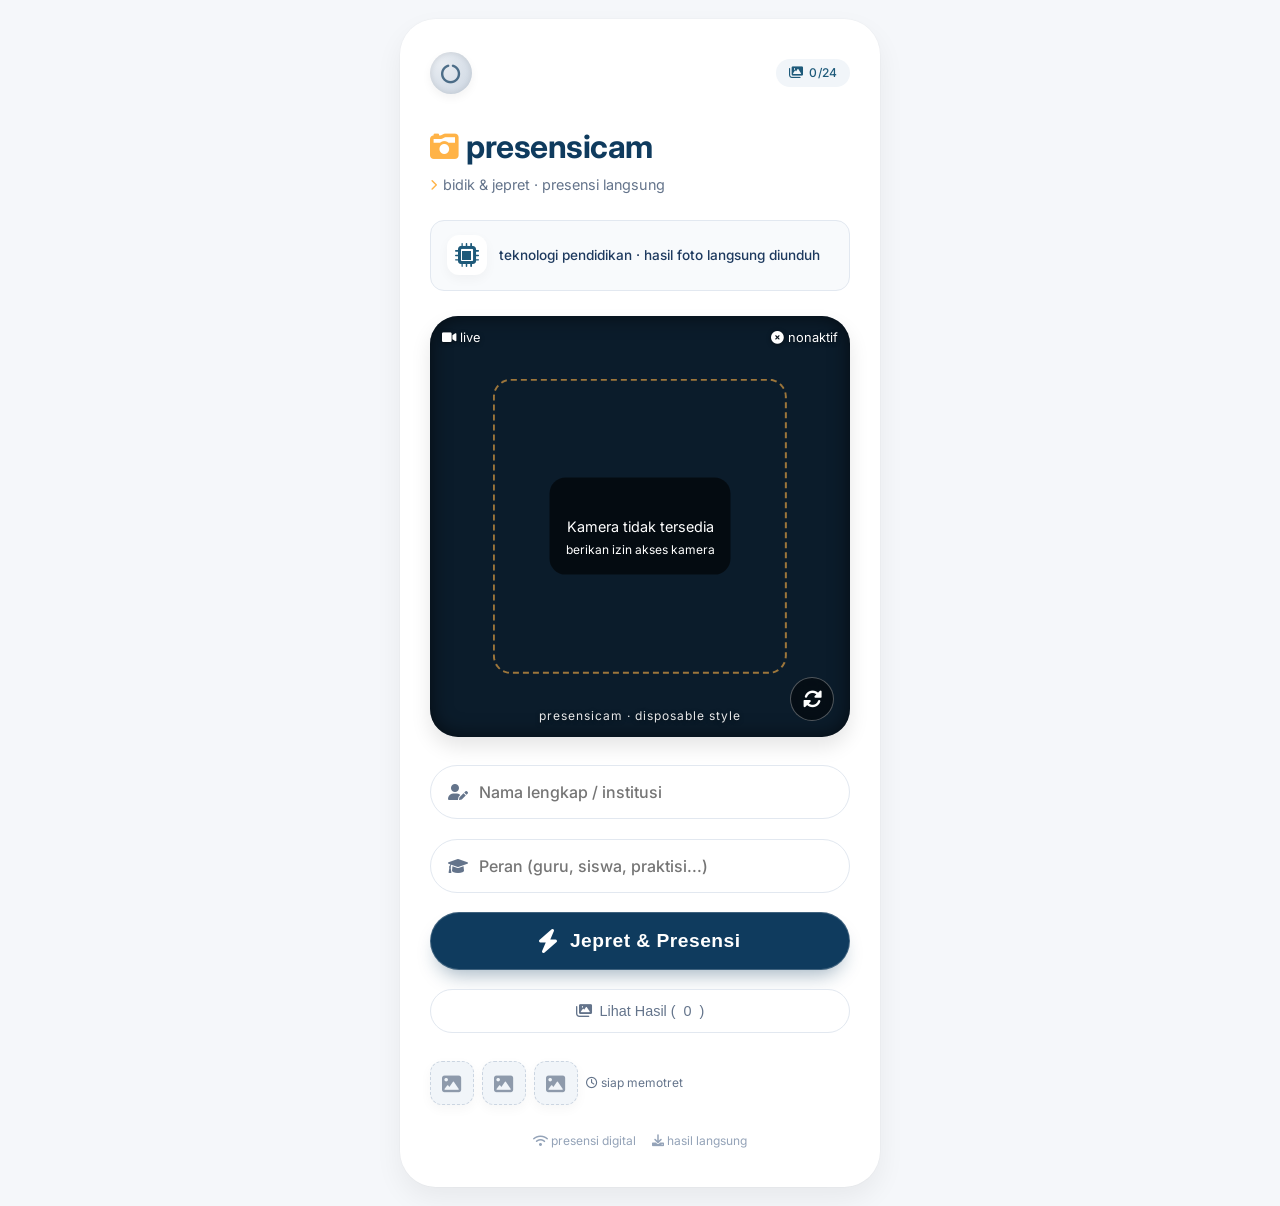
<file: index.html>
<!DOCTYPE html>
<html lang="id">
<head>
  <meta charset="UTF-8">
  <meta name="viewport" content="width=device-width, initial-scale=1.0, maximum-scale=1.0, user-scalable=yes">
  <title>presensicam · edu expo | live camera</title>
  <!-- Font & Icons -->
  <link rel="preconnect" href="https://fonts.googleapis.com">
  <link rel="preconnect" href="https://fonts.gstatic.com" crossorigin>
  <link href="https://fonts.googleapis.com/css2?family=Inter:opsz,wght@14..32,300;14..32,400;14..32,500;14..32,600;14..32,700&display=swap" rel="stylesheet">
  <link rel="stylesheet" href="https://cdnjs.cloudflare.com/ajax/libs/font-awesome/6.0.0-beta3/css/all.min.css">
  <!-- Custom CSS -->
  <link rel="stylesheet" href="style.css">
</head>
<body>
  <div class="camera-shell" id="cameraApp">
    <div class="lens-decoration">
      <div class="lens-dot">
        <i class="fas fa-circle-notch"></i>
      </div>
      <div class="counter-badge">
        <i class="fas fa-images"></i> <span id="photoCounter">0/24</span>
      </div>
    </div>

    <div class="header-cam">
      <h1><i class="fas fa-camera-retro"></i> presensicam</h1>
      <div class="subhead"><i class="fas fa-chevron-right"></i> bidik & jepret · presensi langsung</div>
    </div>

    <div class="edu-banner">
      <i class="fas fa-microchip"></i>
      <span>teknologi pendidikan · hasil foto langsung diunduh</span>
    </div>

    <!-- LIVE CAMERA VIEW -->
    <div class="camera-view" id="cameraView">
      <video id="videoFeed" autoplay playsinline muted></video>
      <div class="focus-frame"></div>
      <div class="camera-overlay">
        <div class="camera-top-bar">
          <span><i class="fas fa-video"></i> live</span>
          <span id="cameraStatus"><i class="fas fa-camera"></i> aktif</span>
        </div>
        <div class="camera-bottom-bar">presensicam · disposable style</div>
      </div>
      <!-- Tombol ganti kamera -->
      <button class="camera-switch-btn" id="switchCameraBtn" title="Ganti kamera">
        <i class="fas fa-sync-alt"></i>
      </button>
      <div class="no-camera-msg" id="noCameraMsg" style="display: none;">
        <i class="fas fa-camera-slash"></i><br>Kamera tidak tersedia<br><small>berikan izin akses kamera</small>
      </div>
    </div>

    <!-- RESULT PHOTO (galeri hasil jepretan) -->
    <div class="captured-result" id="capturedResult">
      <div class="result-header">
        <h3><i class="fas fa-images"></i> Hasil Jepretan</h3>
        <span class="result-count" id="resultCount">0 foto</span>
      </div>
      <div class="result-gallery" id="resultGallery">
        <!-- Galeri foto akan diisi oleh JavaScript -->
        <div class="empty-gallery" id="emptyGallery">
          <i class="fas fa-camera-retro"></i>
          <p>Belum ada foto</p>
          <span>Ambil foto untuk melihat hasil</span>
        </div>
      </div>
      <div class="result-actions">
        <button class="btn-back" id="backToCameraBtn"><i class="fas fa-arrow-left"></i> Kembali</button>
        <button class="btn-download-all" id="downloadAllBtn"><i class="fas fa-download"></i> Unduh Semua</button>
      </div>
    </div>

    <div class="presence-section">
      <div class="input-group">
        <i class="fas fa-user-edit"></i>
        <input type="text" id="visitorName" placeholder="Nama lengkap / institusi" autocomplete="off">
      </div>
      <div class="input-group">
        <i class="fas fa-graduation-cap"></i>
        <input type="text" id="visitorRole" placeholder="Peran (guru, siswa, praktisi...)" autocomplete="off">
      </div>

      <button class="shutter-btn" id="shutterButton">
        <i class="fas fa-bolt"></i> Jepret & Presensi
      </button>
      <button class="view-gallery-btn" id="viewGalleryBtn">
        <i class="fas fa-images"></i> Lihat Hasil (<span id="galleryCount">0</span>)
      </button>

      <div class="gallery-strip" id="galleryStrip">
        <div class="frame-preview empty" id="preview1"><i class="fas fa-image"></i></div>
        <div class="frame-preview empty" id="preview2"><i class="fas fa-image"></i></div>
        <div class="frame-preview empty" id="preview3"><i class="fas fa-image"></i></div>
        <div class="shot-count" id="shotMessage"><i class="far fa-clock"></i> siap memotret</div>
      </div>
    </div>

    <div class="footer-note">
      <span><i class="fas fa-wifi"></i> presensi digital</span>
      <span><i class="fas fa-download"></i> hasil langsung</span>
    </div>
  </div>

  <!-- Custom JavaScript -->
  <script src="script.js"></script>
</body>
</html>

  <!-- Custom JavaScript -->
  <script src="script.js"></script>
</body>
</html>
</file>
<file: style.css>
* {
  margin: 0;
  padding: 0;
  box-sizing: border-box;
}

:root {
  --bg: #f5f7fa;
  --card-bg: #ffffff;
  --text: #1e293b;
  --muted: #64748b;
  --primary: #0f3b5e;
  --primary-light: #1e5a7a;
  --accent: #ffb347;
  --danger: #ef4444;
  --border: #e2e8f0;
  --shadow-sm: 0 4px 12px rgba(0, 0, 0, 0.04);
  --shadow-md: 0 12px 28px rgba(0, 0, 0, 0.06);
  --radius: 20px;
  --radius-sm: 14px;
}

body {
  background: var(--bg);
  font-family: 'Inter', sans-serif;
  color: var(--text);
  line-height: 1.5;
  min-height: 100vh;
  display: flex;
  align-items: center;
  justify-content: center;
  padding: 1.2rem;
  margin: 0;
  -webkit-tap-highlight-color: transparent;
}

.camera-shell {
  max-width: 480px;
  width: 100%;
  background: var(--card-bg);
  border-radius: 36px;
  box-shadow: var(--shadow-md), 0 0 0 1px rgba(0,0,0,0.02);
  padding: 2rem 1.8rem 2.2rem;
  position: relative;
  transition: all 0.2s ease;
  border: 1px solid rgba(255,255,255,0.6);
  backdrop-filter: blur(2px);
}

.lens-decoration {
  display: flex;
  align-items: center;
  justify-content: space-between;
  margin-bottom: 1.8rem;
}

.lens-dot {
  width: 42px;
  height: 42px;
  border-radius: 50%;
  background: radial-gradient(circle at 30% 30%, #e9edf2, #cbd5e1);
  box-shadow: inset 0 0 6px rgba(0,0,0,0.1), 0 4px 10px rgba(0,0,0,0.05);
  display: flex;
  align-items: center;
  justify-content: center;
}

.lens-dot i {
  font-size: 1.2rem;
  color: var(--primary);
  opacity: 0.7;
}

.counter-badge {
  background: #f1f5f9;
  padding: 0.3rem 0.8rem;
  border-radius: 50px;
  font-size: 0.75rem;
  font-weight: 500;
  color: var(--primary-light);
  letter-spacing: 0.3px;
  display: flex;
  align-items: center;
  gap: 6px;
}

.counter-badge i {
  font-size: 0.8rem;
}

.header-cam {
  margin-bottom: 1.5rem;
}

.header-cam h1 {
  font-size: 2rem;
  font-weight: 700;
  letter-spacing: -0.5px;
  color: var(--primary);
  display: flex;
  align-items: center;
  gap: 8px;
  flex-wrap: wrap;
}

.header-cam h1 i {
  font-size: 1.8rem;
  color: var(--accent);
}

.subhead {
  color: var(--muted);
  font-size: 0.9rem;
  font-weight: 400;
  margin-top: 0.2rem;
  display: flex;
  align-items: center;
  gap: 6px;
}

.subhead i {
  font-size: 0.7rem;
  color: var(--accent);
}

.edu-banner {
  background: #f8fafc;
  border-radius: var(--radius-sm);
  padding: 0.9rem 1rem;
  margin-bottom: 1.6rem;
  display: flex;
  align-items: center;
  gap: 12px;
  border: 1px solid var(--border);
  font-size: 0.85rem;
}

.edu-banner i {
  font-size: 1.5rem;
  color: var(--primary-light);
  background: white;
  padding: 8px;
  border-radius: 12px;
  box-shadow: var(--shadow-sm);
}

.edu-banner span {
  font-weight: 500;
  color: #1e3a5f;
}

/* Kamera dan viewfinder area */
.camera-view {
  position: relative;
  border-radius: 28px;
  overflow: hidden;
  margin-bottom: 1.8rem;
  background: #0b1c2b;
  box-shadow: inset 0 0 20px rgba(0,0,0,0.6), 0 10px 20px rgba(0,0,0,0.1);
  aspect-ratio: 1 / 1;
}

#videoFeed {
  width: 100%;
  height: 100%;
  object-fit: cover;
  display: block;
  background: #1a2b3c;
  /* Mirror dihapus karena default kamera belakang */
}

.camera-overlay {
  position: absolute;
  top: 0;
  left: 0;
  width: 100%;
  height: 100%;
  pointer-events: none;
  display: flex;
  flex-direction: column;
  justify-content: space-between;
  padding: 12px;
  z-index: 5;
}

.camera-top-bar {
  display: flex;
  justify-content: space-between;
  align-items: center;
  color: white;
  font-size: 0.8rem;
  text-shadow: 0 1px 4px rgba(0,0,0,0.5);
}

.camera-bottom-bar {
  text-align: center;
  color: rgba(255,255,255,0.9);
  font-size: 0.75rem;
  letter-spacing: 1px;
  text-shadow: 0 1px 4px rgba(0,0,0,0.5);
}

.focus-frame {
  position: absolute;
  top: 50%;
  left: 50%;
  transform: translate(-50%, -50%);
  width: 70%;
  height: 70%;
  border: 2px dashed rgba(255, 179, 71, 0.6);
  border-radius: 18px;
  z-index: 4;
  pointer-events: none;
}

/* Tombol ganti kamera */
.camera-switch-btn {
  position: absolute;
  bottom: 16px;
  right: 16px;
  width: 44px;
  height: 44px;
  border-radius: 50%;
  background: rgba(0,0,0,0.5);
  backdrop-filter: blur(8px);
  border: 1px solid rgba(255,255,255,0.3);
  color: white;
  font-size: 1.2rem;
  cursor: pointer;
  z-index: 10;
  display: flex;
  align-items: center;
  justify-content: center;
  transition: all 0.2s;
}

.camera-switch-btn:hover {
  background: rgba(0,0,0,0.7);
}

.camera-switch-btn:active {
  transform: scale(0.9);
}

.no-camera-msg {
  position: absolute;
  top: 50%;
  left: 50%;
  transform: translate(-50%, -50%);
  color: white;
  z-index: 10;
  text-align: center;
  background: rgba(0,0,0,0.6);
  padding: 1rem;
  border-radius: 16px;
  font-size: 0.9rem;
}

/* Hasil jepretan (galeri) */
.captured-result {
  display: none;
  background: #f8fafc;
  border-radius: 28px;
  overflow: hidden;
  margin-bottom: 1.8rem;
  position: relative;
  box-shadow: var(--shadow-sm);
  border: 1px solid var(--border);
}

.result-header {
  display: flex;
  justify-content: space-between;
  align-items: center;
  padding: 1rem 1.2rem;
  background: white;
  border-bottom: 1px solid var(--border);
}

.result-header h3 {
  font-size: 1rem;
  font-weight: 600;
  color: var(--primary);
  display: flex;
  align-items: center;
  gap: 8px;
}

.result-count {
  background: #f1f5f9;
  padding: 0.3rem 0.8rem;
  border-radius: 50px;
  font-size: 0.75rem;
  font-weight: 500;
  color: var(--muted);
}

.result-gallery {
  padding: 1rem;
  display: grid;
  grid-template-columns: repeat(2, 1fr);
  gap: 0.8rem;
  max-height: 400px;
  overflow-y: auto;
}

.empty-gallery {
  grid-column: 1 / -1;
  text-align: center;
  padding: 3rem 1rem;
  color: var(--muted);
}

.empty-gallery i {
  font-size: 3rem;
  color: #cbd5e1;
  margin-bottom: 0.5rem;
}

.empty-gallery p {
  font-weight: 600;
  font-size: 1rem;
  margin-bottom: 0.2rem;
}

.empty-gallery span {
  font-size: 0.8rem;
  color: #94a3b8;
}

.gallery-item {
  position: relative;
  border-radius: 16px;
  overflow: hidden;
  aspect-ratio: 1 / 1;
  background: #e2e8f0;
}

.gallery-item img {
  width: 100%;
  height: 100%;
  object-fit: cover;
}

.gallery-item-actions {
  position: absolute;
  bottom: 8px;
  right: 8px;
  display: flex;
  gap: 6px;
}

.btn-delete-photo, .btn-download-photo {
  width: 32px;
  height: 32px;
  border-radius: 50%;
  border: none;
  cursor: pointer;
  display: flex;
  align-items: center;
  justify-content: center;
  font-size: 0.8rem;
  transition: all 0.2s;
}

.btn-delete-photo {
  background: rgba(239, 68, 68, 0.9);
  color: white;
}

.btn-download-photo {
  background: rgba(255, 255, 255, 0.9);
  color: var(--primary);
}

.btn-delete-photo:hover {
  background: #ef4444;
}

.btn-download-photo:hover {
  background: white;
}

.result-actions {
  padding: 1rem 1.2rem;
  display: flex;
  gap: 8px;
  background: white;
  border-top: 1px solid var(--border);
}

.btn-back, .btn-download-all {
  flex: 1;
  padding: 0.8rem;
  border-radius: 40px;
  font-weight: 600;
  font-size: 0.85rem;
  display: flex;
  align-items: center;
  justify-content: center;
  gap: 6px;
  cursor: pointer;
  transition: 0.2s;
  border: none;
}

.btn-back {
  background: var(--primary);
  color: white;
}

.btn-download-all {
  background: var(--accent);
  color: #1e293b;
}

.btn-back:active, .btn-download-all:active {
  transform: scale(0.96);
}

/* Form presensi */
.presence-section {
  display: flex;
  flex-direction: column;
  gap: 1.2rem;
}

.input-group {
  position: relative;
}

.input-group i {
  position: absolute;
  left: 18px;
  top: 50%;
  transform: translateY(-50%);
  color: var(--muted);
  font-size: 1rem;
  pointer-events: none;
}

input {
  width: 100%;
  padding: 1rem 1rem 1rem 3rem;
  border: 1.5px solid var(--border);
  border-radius: 40px;
  font-size: 1rem;
  background: white;
  transition: all 0.2s;
  font-family: 'Inter', sans-serif;
  font-weight: 500;
}

input:focus {
  outline: none;
  border-color: var(--primary-light);
  box-shadow: 0 0 0 4px rgba(15, 59, 94, 0.08);
}

.shutter-btn {
  background: var(--primary);
  border: none;
  border-radius: 60px;
  padding: 1rem 1.5rem;
  font-size: 1.2rem;
  font-weight: 600;
  color: white;
  display: flex;
  align-items: center;
  justify-content: center;
  gap: 12px;
  cursor: pointer;
  transition: all 0.2s;
  letter-spacing: 0.5px;
  box-shadow: 0 12px 20px -8px rgba(15, 59, 94, 0.4);
  border: 1px solid rgba(255,255,255,0.2);
}

.shutter-btn i {
  font-size: 1.5rem;
}

.shutter-btn:active {
  transform: scale(0.97);
  background: #0a2c44;
}

.shutter-btn:disabled {
  background: #b9c7d4;
  cursor: not-allowed;
  box-shadow: none;
}

.view-gallery-btn {
  background: white;
  border: 1.5px solid var(--border);
  border-radius: 40px;
  padding: 0.8rem;
  font-size: 0.9rem;
  font-weight: 500;
  color: var(--muted);
  cursor: pointer;
  transition: all 0.2s;
  display: flex;
  align-items: center;
  justify-content: center;
  gap: 8px;
}

.view-gallery-btn:hover {
  border-color: var(--primary-light);
  color: var(--primary);
}

.gallery-strip {
  display: flex;
  align-items: center;
  gap: 8px;
  margin: 0.6rem 0 0.2rem;
}

.frame-preview {
  width: 44px;
  height: 44px;
  border-radius: 12px;
  background: #e9eef3;
  border: 1.5px solid white;
  box-shadow: var(--shadow-sm);
  display: flex;
  align-items: center;
  justify-content: center;
  font-size: 0.8rem;
  color: #64748b;
  font-weight: 600;
  background-size: cover;
  background-position: center;
  overflow: hidden;
}

.frame-preview i {
  font-size: 1.2rem;
  opacity: 0.7;
}

.frame-preview.empty {
  background: #f1f5f9;
  border: 1.5px dashed #cbd5e1;
}

.shot-count {
  font-size: 0.75rem;
  color: var(--muted);
  white-space: nowrap;
}

.footer-note {
  margin-top: 1.5rem;
  text-align: center;
  font-size: 0.75rem;
  color: #94a3b8;
  display: flex;
  justify-content: center;
  gap: 16px;
}

.flash {
  animation: flashEffect 0.15s ease-out;
}

@keyframes flashEffect {
  0% { opacity: 0.3; background-color: white; }
  100% { opacity: 1; background-color: transparent; }
}

@media (max-width: 400px) {
  .camera-shell {
    padding: 1.5rem 1.2rem;
    border-radius: 28px;
  }
  .header-cam h1 {
    font-size: 1.6rem;
  }
}
</file>
